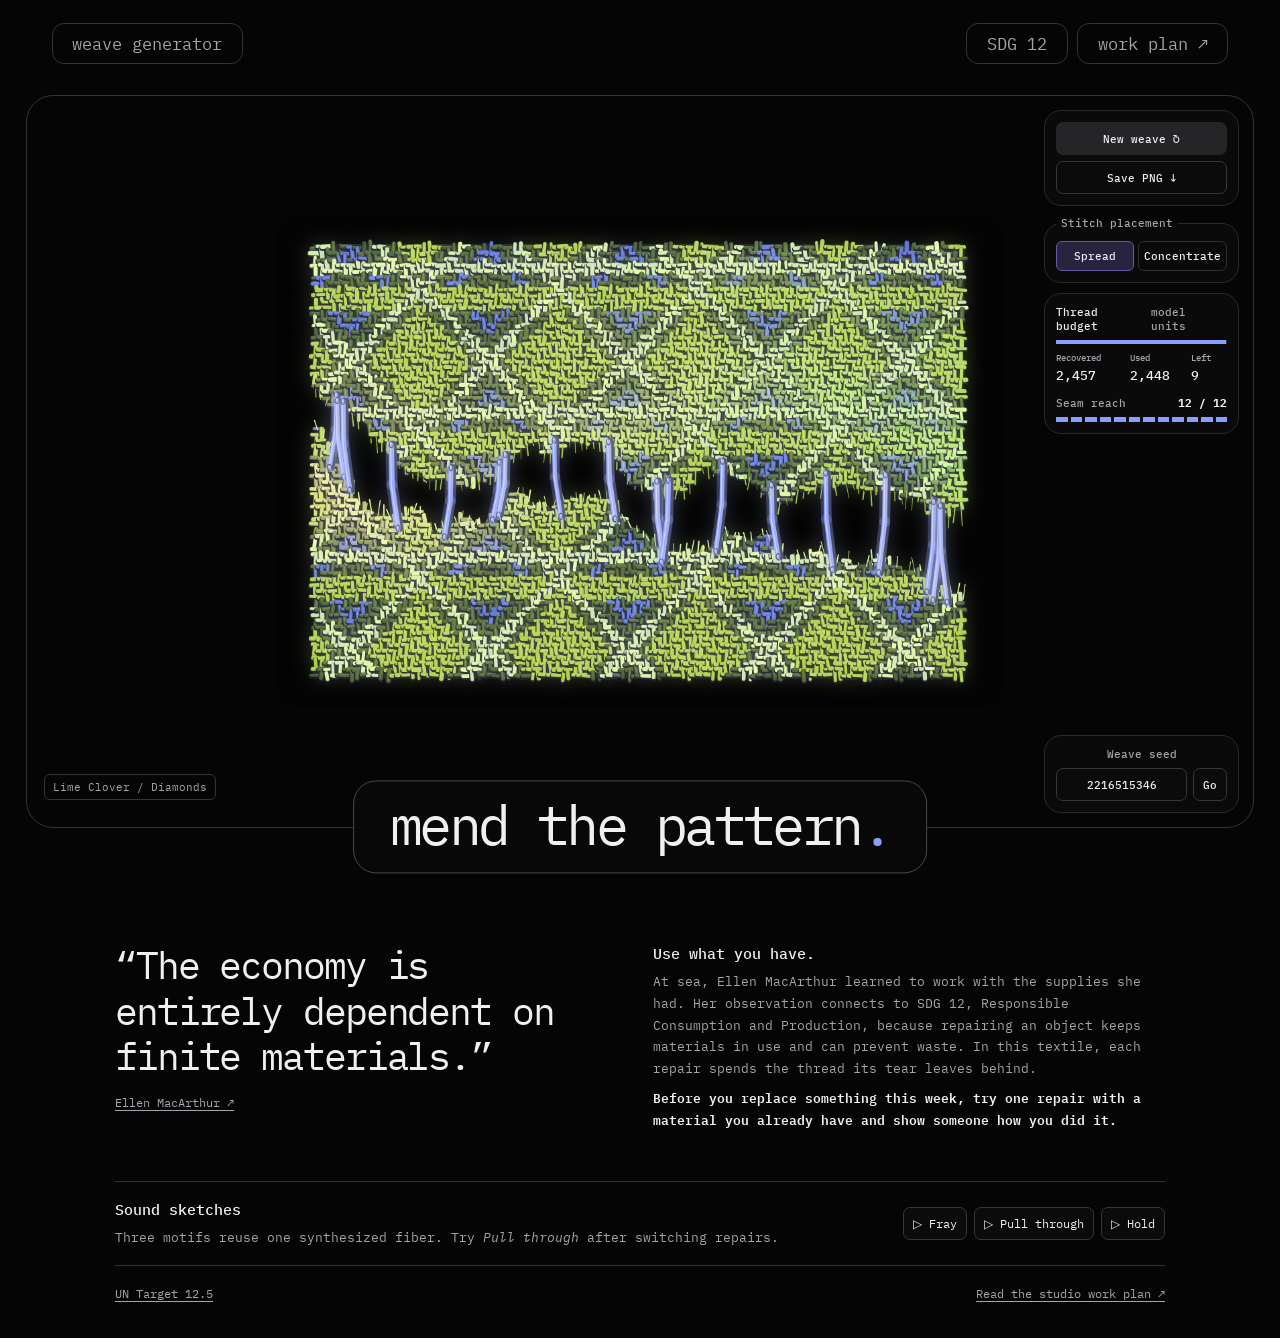
<file: index.html>
<!doctype html>
<html lang="en">
<head>
  <meta charset="utf-8">
  <meta name="viewport" content="width=device-width, initial-scale=1">
  <title>Mend the Pattern | SDG 12</title>
  <meta name="description" content="A generative textile with two ways to spend the thread a tear leaves behind.">
  <link rel="stylesheet" href="studio.css">
  <script defer src="p5.min.js"></script>
  <script defer src="cloth.js"></script>
  <script defer src="sound.js"></script>
  <script defer src="sketch.js"></script>
</head>
<body>
  <div class="page">
    <header class="masthead">
      <a class="badge" href="#artwork">weave generator</a>
      <nav aria-label="Project links">
        <a class="badge" href="https://sdgs.un.org/goals/goal12" aria-label="UN SDG 12, Responsible Consumption and Production">SDG 12</a>
        <a class="badge" href="plan.html">work plan ↗</a>
      </nav>
    </header>

    <main>
      <section class="gallery" aria-labelledby="title">
        <h1 id="title">mend the pattern<span>.</span></h1>
        <figure class="swatch">
          <div id="artwork">
            <p id="artwork-placeholder">The textile sketch needs JavaScript and the bundled p5.js library.</p>
          </div>
          <p id="artwork-description" class="sr-only" aria-live="polite"></p>
          <figcaption id="weave-style"></figcaption>
        </figure>

        <div class="repair-panel">
          <div class="actions">
            <button id="new-tear" type="button" disabled>New weave <span aria-hidden="true">↻</span></button>
            <button id="save-weave" type="button" disabled>Save PNG <span aria-hidden="true">↓</span></button>
          </div>
          <fieldset id="strategy" disabled>
            <legend>Stitch placement</legend>
            <div class="strategy-options">
              <input type="radio" name="repair" id="spread" value="spread" checked>
              <label for="spread">Spread</label>
              <input type="radio" name="repair" id="concentrate" value="concentrate">
              <label for="concentrate">Concentrate</label>
            </div>
          </fieldset>
          <div class="ledger">
            <h3 class="eyebrow">Thread budget <span>model units</span></h3>
            <div class="budget-bar" aria-hidden="true"><div id="used-bar"></div></div>
            <dl>
              <div><dt>Recovered</dt><dd id="recovered">–</dd></div>
              <div><dt>Used</dt><dd id="used">–</dd></div>
              <div><dt>Left</dt><dd id="remaining">–</dd></div>
            </dl>
            <div class="seam">
              <div><span>Seam reach</span><strong id="reach">–</strong></div>
              <div id="seam-map" aria-hidden="true"></div>
            </div>
          </div>
          <form id="seed-form">
            <label for="seed">Weave seed</label>
            <div>
              <input id="seed" name="seed" type="text" inputmode="numeric" pattern="[0-9]{1,10}" maxlength="10" required disabled>
              <button type="submit" id="apply-seed" disabled>Go</button>
            </div>
          </form>
        </div>
      </section>

      <section class="message" aria-labelledby="action-title">
        <div class="quote">
          <blockquote>“The economy is entirely dependent on finite materials.”</blockquote>
          <a href="https://www.ellenmacarthurfoundation.org/the-circular-economy-at-sea/part-1">Ellen MacArthur ↗</a>
        </div>
        <div>
          <h2 id="action-title">Use what you have.</h2>
          <p>At sea, Ellen MacArthur learned to work with the supplies she had. Her observation connects to SDG 12, Responsible Consumption and Production, because repairing an object keeps materials in use and can prevent waste. In this textile, each repair spends the thread its tear leaves behind. <strong>Before you replace something this week, try one repair with a material you already have and show someone how you did it.</strong></p>
        </div>
      </section>

      <section class="sound-strip" aria-labelledby="sound-title">
        <div>
          <h2 id="sound-title">Sound sketches</h2>
          <p>Three motifs reuse one synthesized fiber. Try <em>Pull through</em> after switching repairs.</p>
        </div>
        <div class="sound-buttons">
          <button type="button" data-sound="fray" disabled><span aria-hidden="true">▷</span> <span class="sound-name">Fray</span></button>
          <button type="button" data-sound="pull" disabled><span aria-hidden="true">▷</span> <span class="sound-name">Pull through</span></button>
          <button type="button" data-sound="hold" disabled><span aria-hidden="true">▷</span> <span class="sound-name">Hold</span></button>
          <span class="sr-only" id="sound-status" role="status"></span>
        </div>
      </section>
    </main>

    <footer>
      <a href="https://sdgs.un.org/goals/goal12">UN Target 12.5</a>
      <a href="plan.html">Read the studio work plan <span aria-hidden="true">↗</span></a>
    </footer>
  </div>
</body>
</html>
</file>
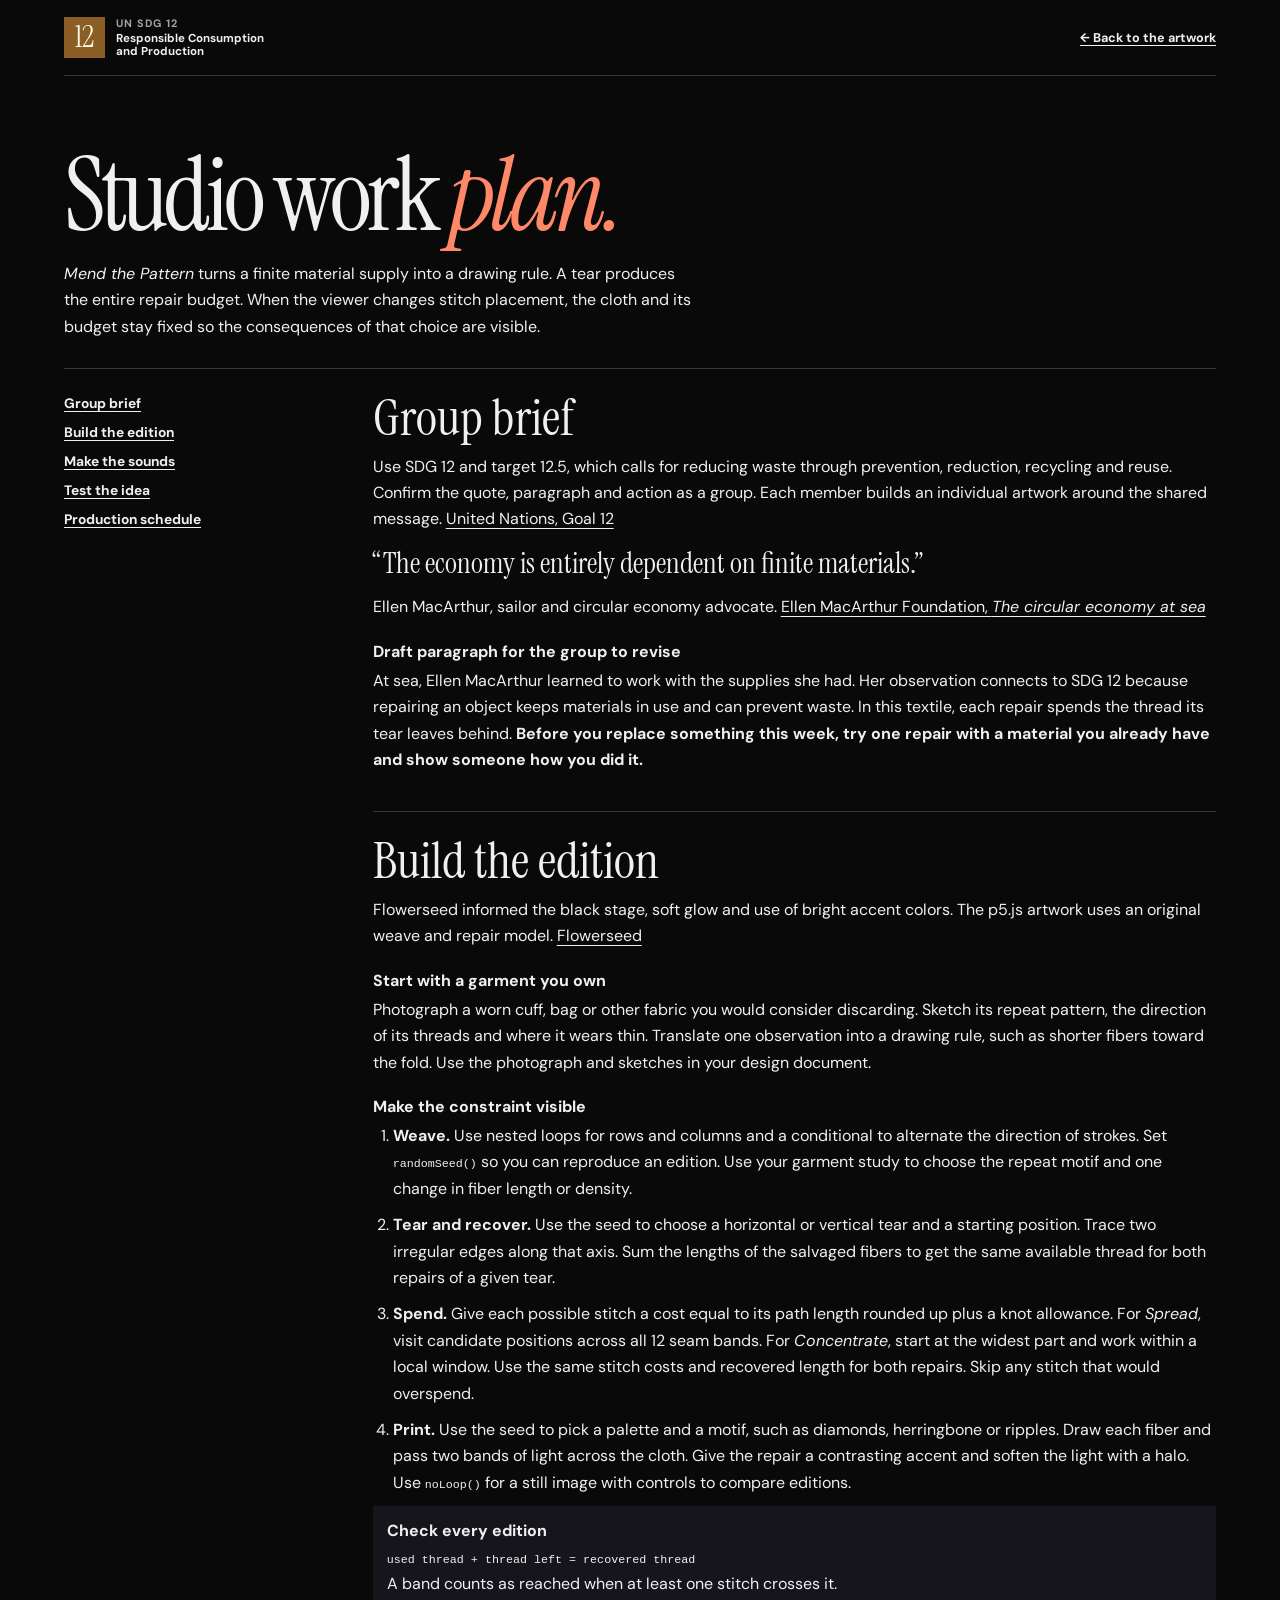
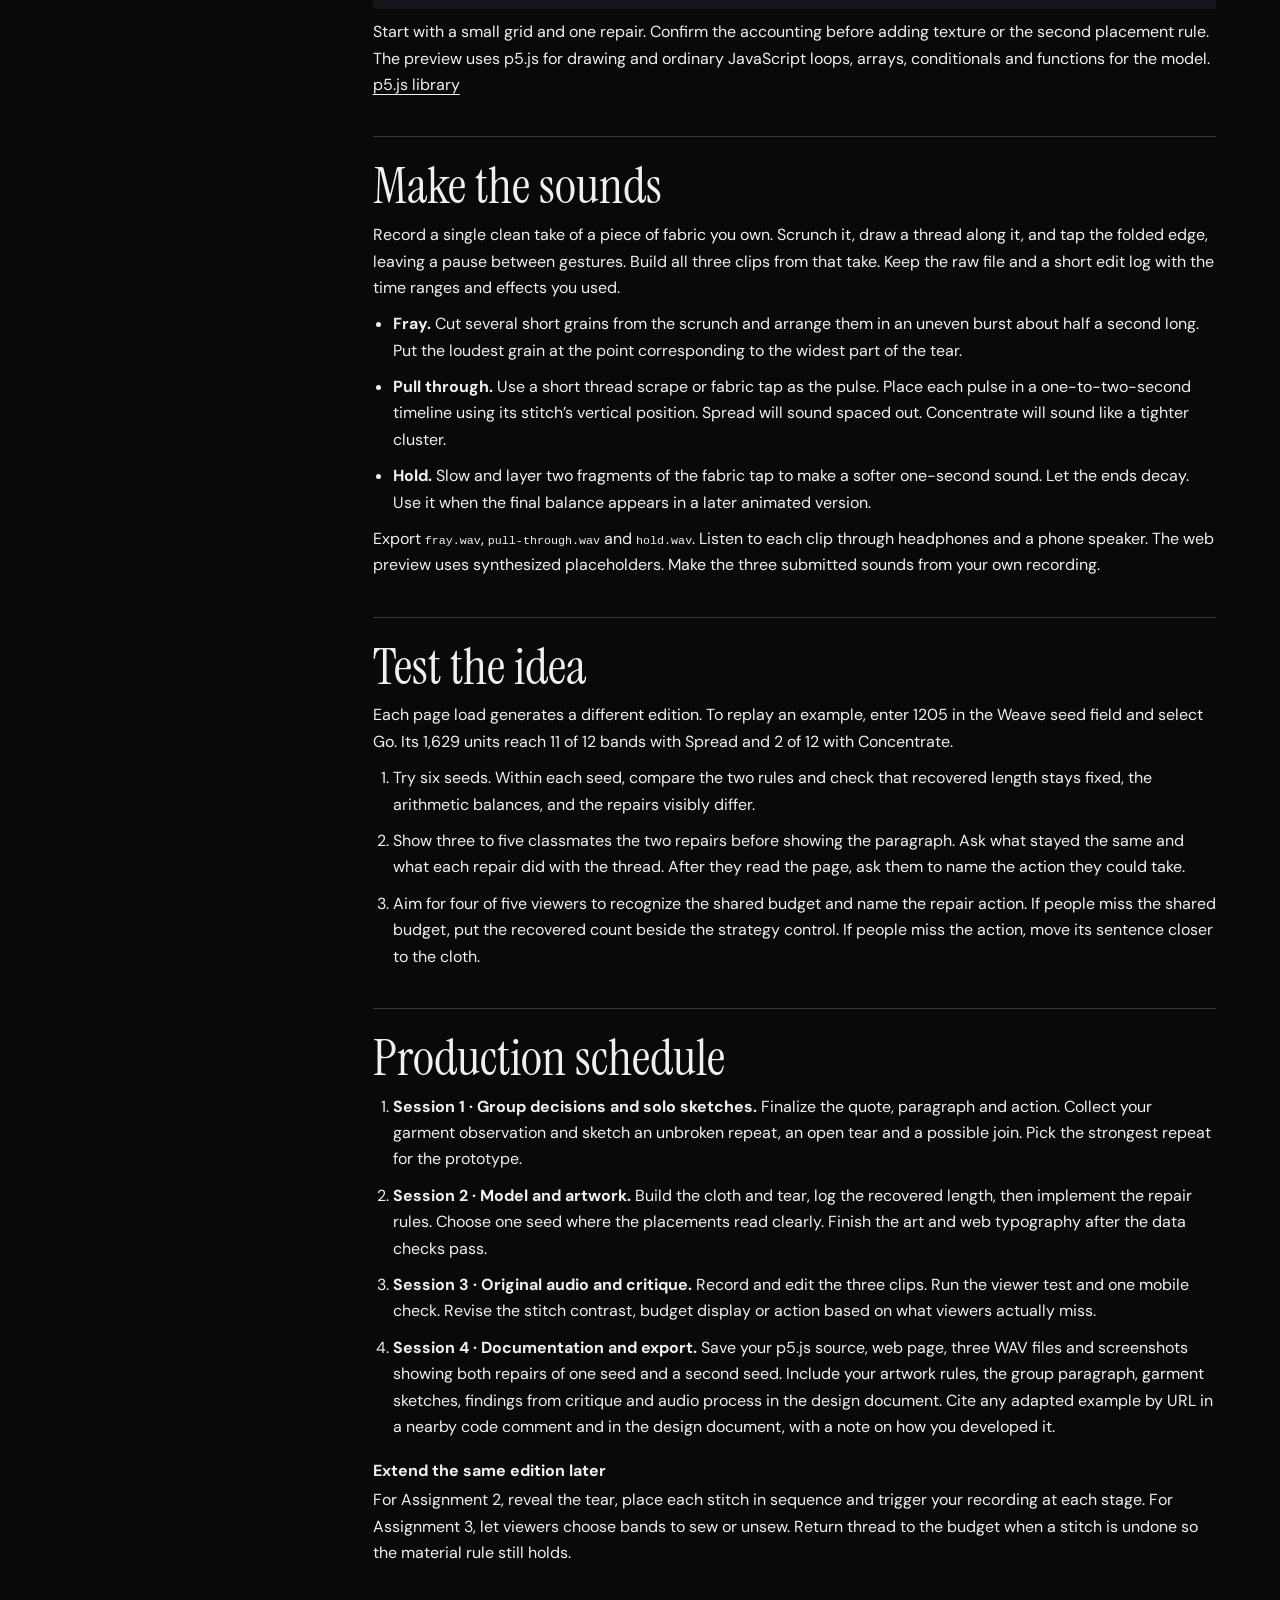
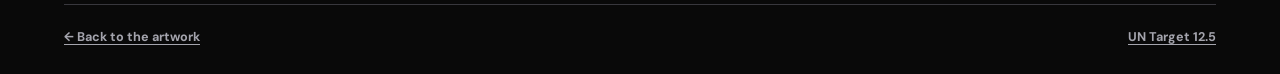
<file: plan.html>
<!doctype html>
<html lang="en">
<head>
  <meta charset="utf-8">
  <meta name="viewport" content="width=device-width, initial-scale=1">
  <title>Studio Work Plan | Mend the Pattern</title>
  <meta name="description" content="A production plan for the generative textile, finite thread model, and original audio.">
  <link rel="stylesheet" href="style.css">
</head>
<body>
  <div class="page">
    <header class="masthead">
      <a class="goal" href="https://sdgs.un.org/goals/goal12">
        <span class="goal-number" aria-hidden="true">12</span>
        <span><span class="eyebrow">UN SDG 12</span>Responsible Consumption<br>and Production</span>
      </a>
      <a class="text-link" href="index.html"><span aria-hidden="true">←</span> Back to the artwork</a>
    </header>
    <main>
      <div class="plan-intro">
        <h1>Studio work <em>plan.</em></h1>
        <p><em>Mend the Pattern</em> turns a finite material supply into a drawing rule. A tear produces the entire repair budget. When the viewer changes stitch placement, the cloth and its budget stay fixed so the consequences of that choice are visible.</p>
      </div>
      <div class="plan-layout">
        <nav class="plan-nav" aria-label="In this work plan">
          <a href="#brief">Group brief</a>
          <a href="#build">Build the edition</a>
          <a href="#sounds">Make the sounds</a>
          <a href="#test">Test the idea</a>
          <a href="#schedule">Production schedule</a>
        </nav>
        <article class="plan-body">
          <section id="brief">
            <h2>Group brief</h2>
            <p>Use SDG 12 and target 12.5, which calls for reducing waste through prevention, reduction, recycling and reuse. Confirm the quote, paragraph and action as a group. Each member builds an individual artwork around the shared message. <a href="https://sdgs.un.org/goals/goal12">United Nations, Goal 12</a></p>
            <blockquote>“The economy is entirely dependent on finite materials.”</blockquote>
            <p>Ellen MacArthur, sailor and circular economy advocate. <a href="https://www.ellenmacarthurfoundation.org/the-circular-economy-at-sea/part-1">Ellen MacArthur Foundation, <em>The circular economy at sea</em></a></p>
            <h3>Draft paragraph for the group to revise</h3>
            <p>At sea, Ellen MacArthur learned to work with the supplies she had. Her observation connects to SDG 12 because repairing an object keeps materials in use and can prevent waste. In this textile, each repair spends the thread its tear leaves behind. <strong>Before you replace something this week, try one repair with a material you already have and show someone how you did it.</strong></p>
          </section>

          <section id="build">
            <h2>Build the edition</h2>
            <p>Flowerseed informed the black stage, soft glow and use of bright accent colors. The p5.js artwork uses an original weave and repair model. <a href="https://flowerseed.io/">Flowerseed</a></p>
            <h3>Start with a garment you own</h3>
            <p>Photograph a worn cuff, bag or other fabric you would consider discarding. Sketch its repeat pattern, the direction of its threads and where it wears thin. Translate one observation into a drawing rule, such as shorter fibers toward the fold. Use the photograph and sketches in your design document.</p>
            <h3>Make the constraint visible</h3>
            <ol>
              <li><strong>Weave.</strong> Use nested loops for rows and columns and a conditional to alternate the direction of strokes. Set <code>randomSeed()</code> so you can reproduce an edition. Use your garment study to choose the repeat motif and one change in fiber length or density.</li>
              <li><strong>Tear and recover.</strong> Use the seed to choose a horizontal or vertical tear and a starting position. Trace two irregular edges along that axis. Sum the lengths of the salvaged fibers to get the same available thread for both repairs of a given tear.</li>
              <li><strong>Spend.</strong> Give each possible stitch a cost equal to its path length rounded up plus a knot allowance. For <em>Spread</em>, visit candidate positions across all 12 seam bands. For <em>Concentrate</em>, start at the widest part and work within a local window. Use the same stitch costs and recovered length for both repairs. Skip any stitch that would overspend.</li>
              <li><strong>Print.</strong> Use the seed to pick a palette and a motif, such as diamonds, herringbone or ripples. Draw each fiber and pass two bands of light across the cloth. Give the repair a contrasting accent and soften the light with a halo. Use <code>noLoop()</code> for a still image with controls to compare editions.</li>
            </ol>
            <p class="model-rule"><strong>Check every edition</strong><br><code>used thread + thread left = recovered thread</code><br>A band counts as reached when at least one stitch crosses it.</p>
            <p>Start with a small grid and one repair. Confirm the accounting before adding texture or the second placement rule. The preview uses p5.js for drawing and ordinary JavaScript loops, arrays, conditionals and functions for the model. <a href="https://p5js.org/">p5.js library</a></p>
          </section>

          <section id="sounds">
            <h2>Make the sounds</h2>
            <p>Record a single clean take of a piece of fabric you own. Scrunch it, draw a thread along it, and tap the folded edge, leaving a pause between gestures. Build all three clips from that take. Keep the raw file and a short edit log with the time ranges and effects you used.</p>
            <ul>
              <li><strong>Fray.</strong> Cut several short grains from the scrunch and arrange them in an uneven burst about half a second long. Put the loudest grain at the point corresponding to the widest part of the tear.</li>
              <li><strong>Pull through.</strong> Use a short thread scrape or fabric tap as the pulse. Place each pulse in a one-to-two-second timeline using its stitch’s vertical position. Spread will sound spaced out. Concentrate will sound like a tighter cluster.</li>
              <li><strong>Hold.</strong> Slow and layer two fragments of the fabric tap to make a softer one-second sound. Let the ends decay. Use it when the final balance appears in a later animated version.</li>
            </ul>
            <p>Export <code>fray.wav</code>, <code>pull-through.wav</code> and <code>hold.wav</code>. Listen to each clip through headphones and a phone speaker. The web preview uses synthesized placeholders. Make the three submitted sounds from your own recording.</p>
          </section>

          <section id="test">
            <h2>Test the idea</h2>
            <p>Each page load generates a different edition. To replay an example, enter 1205 in the Weave seed field and select Go. Its 1,629 units reach 11 of 12 bands with Spread and 2 of 12 with Concentrate.</p>
            <ol>
              <li>Try six seeds. Within each seed, compare the two rules and check that recovered length stays fixed, the arithmetic balances, and the repairs visibly differ.</li>
              <li>Show three to five classmates the two repairs before showing the paragraph. Ask what stayed the same and what each repair did with the thread. After they read the page, ask them to name the action they could take.</li>
              <li>Aim for four of five viewers to recognize the shared budget and name the repair action. If people miss the shared budget, put the recovered count beside the strategy control. If people miss the action, move its sentence closer to the cloth.</li>
            </ol>
          </section>

          <section id="schedule">
            <h2>Production schedule</h2>
            <ol>
              <li><strong>Session 1 · Group decisions and solo sketches.</strong> Finalize the quote, paragraph and action. Collect your garment observation and sketch an unbroken repeat, an open tear and a possible join. Pick the strongest repeat for the prototype.</li>
              <li><strong>Session 2 · Model and artwork.</strong> Build the cloth and tear, log the recovered length, then implement the repair rules. Choose one seed where the placements read clearly. Finish the art and web typography after the data checks pass.</li>
              <li><strong>Session 3 · Original audio and critique.</strong> Record and edit the three clips. Run the viewer test and one mobile check. Revise the stitch contrast, budget display or action based on what viewers actually miss.</li>
              <li><strong>Session 4 · Documentation and export.</strong> Save your p5.js source, web page, three WAV files and screenshots showing both repairs of one seed and a second seed. Include your artwork rules, the group paragraph, garment sketches, findings from critique and audio process in the design document. Cite any adapted example by URL in a nearby code comment and in the design document, with a note on how you developed it.</li>
            </ol>
            <h3>Extend the same edition later</h3>
            <p>For Assignment 2, reveal the tear, place each stitch in sequence and trigger your recording at each stage. For Assignment 3, let viewers choose bands to sew or unsew. Return thread to the budget when a stitch is undone so the material rule still holds.</p>
          </section>
        </article>
      </div>
    </main>
    <footer>
      <a href="index.html"><span aria-hidden="true">←</span> Back to the artwork</a>
      <a href="https://sdgs.un.org/goals/goal12">UN Target 12.5</a>
    </footer>
  </div>
</body>
</html>
</file>
<file: studio.css>
@import url('https://fonts.googleapis.com/css2?family=IBM+Plex+Mono:wght@400;500;600&display=swap');

:root {
  color-scheme: dark;
  --black: #050505;
  --text: #f0f0f2;
  --muted: #a4a4ad;
  --line: #333338;
  --glow: #ff8868;
  background: var(--black);
  color: var(--text);
  font-family: "IBM Plex Mono", Consolas, monospace;
}
* { box-sizing: border-box; }
body { margin: 0; }
a { color: inherit; text-underline-offset: .27em; }
button, input { font: inherit; }
:focus-visible { outline: 2px solid #8e9eff; outline-offset: 3px; }
[hidden] { display: none !important; }
.sr-only {
  position: absolute; width: 1px; height: 1px; margin: -1px; overflow: hidden;
  clip-path: inset(50%); white-space: nowrap;
}
.page { width: min(1510px, calc(100% - 52px)); margin: auto; }
.masthead {
  min-height: 86px; display: flex; align-items: center; justify-content: space-between;
  gap: 10px; padding-inline: clamp(0px, 2vw, 32px);
}
.masthead nav { display: flex; flex-wrap: wrap; justify-content: flex-end; gap: 9px; }
.badge {
  display: inline-block; padding: 8px clamp(10px, 1.55vw, 23px);
  border: 1px solid var(--line); border-radius: 12px;
  text-decoration: none; color: var(--muted); font-size: clamp(.75rem, 1.35vw, 1.07rem);
  white-space: nowrap;
}
.badge:hover { color: var(--text); border-color: #6d6d76; }
.gallery {
  position: relative;
  height: clamp(540px, calc(100svh - 167px), 780px);
  border: 1px solid var(--line);
  border-radius: 27px;
  margin: 9px 0 0;
}
.gallery h1 {
  position: absolute; z-index: 2; left: 50%; bottom: 0; transform: translate(-50%, 50%);
  margin: 0; border: 1px solid #48484f; border-radius: 23px;
  background: #090909f5; padding: .29em .65em .36em;
  font-size: clamp(1.65rem, 4.3vw, 4.45rem); font-weight: 400; line-height: 1; letter-spacing: -.065em;
  white-space: nowrap;
}
.gallery h1 span { color: var(--weave-accent, var(--glow)); }
.swatch { margin: 0; position: absolute; inset: 0; display: grid; place-items: center; }
#weave-style {
  position: absolute; left: 17px; bottom: 27px; border: 1px solid var(--line); border-radius: 6px;
  background: var(--black); padding: 5px 8px; color: var(--muted); font-size: .68rem; line-height: 1.3;
}
#weave-style:empty { display: none; }
#artwork { width: min(59%, 810px); max-height: 91%; display: grid; place-items: center; }
#artwork canvas { display: block; width: 100% !important; height: auto !important; }
#artwork-placeholder { max-width: 32ch; color: var(--muted); text-align: center; font-size: .8rem; }
.repair-panel {
  display: flex; flex-direction: column; gap: 10px; width: 195px;
  position: absolute; top: 14px; right: 14px; bottom: 14px;
  font-size: .7rem; font-weight: 500;
}
.actions, #strategy, .ledger, #seed-form {
  background: #0b0b0bed; border: 1px solid #29292e; border-radius: 17px; padding: 11px;
}
.actions { display: grid; gap: 6px; }
button, #seed {
  border: 1px solid #36363b; border-radius: 7px; background: #0b0b0b;
  color: var(--text); min-height: 33px; padding: 5px 9px;
}
button { cursor: pointer; }
button:hover:not(:disabled) { background: #252527; }
button:disabled { opacity: .55; cursor: default; }
#new-tear { background: #252527; border-color: #252527; }
#new-tear:hover:not(:disabled) { background: #343438; }
#strategy { margin: 0; min-width: 0; }
#strategy legend { padding: 0 5px; color: var(--muted); }
.strategy-options { position: relative; display: grid; grid-template-columns: 1fr auto; gap: 4px; }
.strategy-options input { position: absolute; width: 1px; height: 1px; opacity: 0; }
.strategy-options label {
  border: 1px solid #303036; border-radius: 6px; padding: 7px 5px; text-align: center; cursor: pointer;
}
.strategy-options input:checked + label { background: #28233e; border-color: #6659a5; color: #eee9ff; }
.strategy-options input:focus-visible + label { outline: 2px solid #8e9eff; outline-offset: 2px; }
.ledger .eyebrow, .seam > div:first-child {
  display: flex; justify-content: space-between; align-items: center; gap: 5px;
  margin: 0 0 7px; font-size: .68rem; font-weight: 500;
}
.ledger .eyebrow span, .seam > div:first-child, dt { color: var(--muted); }
.budget-bar { height: 4px; background: #33333a; }
#used-bar { width: 0; height: 100%; background: var(--weave-accent, var(--glow)); }
.ledger dl { display: grid; grid-template-columns: 1.25fr 1fr .65fr; gap: 5px; margin: 8px 0 12px; }
.ledger dt { font-size: .57rem; }
.ledger dd { margin: 2px 0 0; font-size: .83rem; }
.seam strong { color: var(--text); }
#seam-map { display: grid; grid-template-columns: repeat(12, 1fr); gap: 3px; }
#seam-map span { height: 5px; background: #35353d; }
#seam-map .reached { background: var(--weave-accent, #9e90ff); }
#seed-form { margin-top: auto; }
#seed-form label { display: block; color: var(--muted); text-align: center; margin-bottom: 7px; }
#seed-form div { display: grid; grid-template-columns: minmax(0, 1fr) auto; gap: 6px; }
#seed { width: 100%; text-align: center; }
.message, .sound-strip, footer { max-width: 1050px; margin-inline: auto; }
.message {
  display: grid; grid-template-columns: 1fr 1.14fr; gap: 23px clamp(28px, 7vw, 90px);
  padding-block: clamp(74px, 9vw, 140px) 40px;
}
blockquote { margin: 0 0 12px; font-size: clamp(1.3rem, 3vw, 2.4rem); line-height: 1.18; letter-spacing: -.055em; }
.quote a, footer { color: var(--muted); font-size: .73rem; }
.message h2, .sound-strip h2 { font-weight: 500; margin: 0 0 8px; font-size: .95rem; }
.message p, .sound-strip p { color: var(--muted); margin: 0 0 9px; font-size: .82rem; line-height: 1.65; }
.message strong { display: block; margin-top: 9px; color: var(--text); font-weight: 600; }
.sound-strip {
  display: flex; flex-wrap: wrap; justify-content: space-between; gap: 14px 20px;
  padding: 17px 0; border-block: 1px solid var(--line);
}
.sound-strip p { margin: 0; }
.sound-buttons { display: flex; align-items: center; flex-wrap: wrap; gap: 7px; font-size: .72rem; }
footer { display: flex; justify-content: space-between; flex-wrap: wrap; gap: 12px; padding: 20px 0 37px; }
@media (min-width: 731px) and (max-width: 1050px) {
  .swatch { right: 143px; }
  #artwork { width: 78%; }
}
@media (max-width: 730px) {
  .page { width: calc(100% - 26px); }
  .masthead { min-height: 61px; }
  .masthead nav { gap: 5px; }
  .badge { padding: 6px 7px; border-radius: 8px; font-size: .68rem; }
  .gallery { height: auto; margin-top: 5px; padding-bottom: 33px; border-radius: 20px; }
  .swatch { position: static; padding: 8px 1px 0; min-height: 185px; }
  #weave-style { position: static; margin: 0 8px 9px; text-align: center; }
  #artwork { width: 98%; max-height: none; }
  .repair-panel {
    position: static; margin: 0 10px 8px; width: auto;
    display: grid; grid-template-columns: 1fr 1fr; align-items: stretch; gap: 7px;
  }
  .actions, #strategy, .ledger, #seed-form { padding: 8px; border-radius: 12px; min-width: 0; }
  #seed-form { margin-top: 0; display: grid; align-content: center; }
  .strategy-options { grid-template-columns: 1fr; }
  .gallery h1 { border-radius: 13px; }
  .message { grid-template-columns: 1fr; }
}
</file>
<file: style.css>
@import url('https://fonts.googleapis.com/css2?family=DM+Sans:wght@400;500;600;700&family=Instrument+Serif:ital@0;1&display=swap');

:root {
  color-scheme: dark;
  --paper: #090909;
  --panel: #16151b;
  --ink: #f0f0f2;
  --muted: #a4a4ad;
  --rule: #38373d;
  --accent: #ff8868;
  --display: "Instrument Serif", Georgia, serif;
  color: var(--ink);
  background: var(--paper);
  font-family: "DM Sans", system-ui, sans-serif;
}

* { box-sizing: border-box; }
body { margin: 0; }
a { color: inherit; text-underline-offset: .24em; }
a:hover { color: var(--accent); }
button { color: inherit; font: inherit; cursor: pointer; }
button:disabled { cursor: default; opacity: .6; }
:focus-visible { outline: 2px solid var(--accent); outline-offset: 4px; }
[hidden] { display: none !important; }
.page { width: min(1320px, 90%); margin: 0 auto; }
.sr-only {
  position: absolute;
  width: 1px;
  height: 1px;
  padding: 0;
  margin: -1px;
  overflow: hidden;
  clip-path: inset(50%);
  white-space: nowrap;
  border: 0;
}

.masthead {
  min-height: 76px;
  display: flex;
  justify-content: space-between;
  align-items: center;
  gap: 12px;
  border-bottom: 1px solid var(--rule);
}
.goal {
  display: inline-flex;
  align-items: center;
  gap: 11px;
  font-size: .72rem;
  font-weight: 700;
  line-height: 1.14;
  text-decoration: none;
}
.goal-number {
  display: grid;
  place-items: center;
  width: 41px;
  height: 41px;
  background: #8a5e25;
  color: #fff8e5;
  font: 1.85rem/1 var(--display);
}
.eyebrow {
  font-size: .67rem;
  font-weight: 700;
  text-transform: uppercase;
  letter-spacing: .09em;
}
.goal .eyebrow { display: block; margin-bottom: 3px; color: var(--muted); }
.text-link, footer { font-size: .79rem; font-weight: 700; }

.intro {
  display: grid;
  grid-template-columns: minmax(0, 2.35fr) minmax(255px, 1fr);
  align-items: end;
  gap: clamp(20px, 3.1vw, 48px);
  padding: clamp(33px, 5.2vw, 76px) 0 clamp(22px, 3vw, 43px);
}
h1, h2, blockquote {
  font-family: var(--display);
  font-weight: 400;
}
h1 {
  margin: 0;
  font-size: clamp(4rem, 9.05vw, 9.45rem);
  line-height: .84;
  letter-spacing: -.044em;
}
h1 em, h2 em { color: var(--accent); }
.quote {
  border-left: 1px solid var(--rule);
  padding-left: clamp(16px, 2.2vw, 32px);
}
blockquote {
  margin: 0 0 9px;
  font-size: clamp(1.55rem, 2.65vw, 2.6rem);
  line-height: 1.03;
}

.gallery {
  display: grid;
  grid-template-columns: minmax(0, 2.35fr) minmax(255px, 1fr);
  align-items: start;
  gap: clamp(20px, 3.1vw, 48px);
}
.swatch { margin: 0; min-width: 0; }
#artwork {
  display: grid;
  place-items: center;
  aspect-ratio: 1080 / 730;
  background: #1d2426;
  color: #eee4d0;
}
#artwork-placeholder { margin: 20px; text-align: center; }
canvas { display: block; width: 100% !important; height: auto !important; }
figcaption {
  display: flex;
  flex-wrap: wrap;
  justify-content: space-between;
  align-items: center;
  gap: 8px 12px;
  padding: 11px 0;
  border-bottom: 1px solid var(--rule);
  font-size: .75rem;
  letter-spacing: .04em;
}
.seed { font-variant-numeric: tabular-nums; color: var(--accent); font-weight: 700; }
figcaption button, .sound-buttons button {
  padding: 8px 13px;
  border: 1px solid #9b9283;
  background: transparent;
  font-size: .77rem;
  font-weight: 700;
}
figcaption button:hover:not(:disabled), .sound-buttons button:hover:not(:disabled) {
  border-color: var(--ink);
  background: var(--ink);
  color: var(--paper);
}
button span { margin-left: 3px; }

.repair-panel {
  background: var(--panel);
  border: 1px solid var(--rule);
  padding: clamp(18px, 2.7vw, 36px);
}
.repair-panel h2 {
  margin: 0;
  font-size: clamp(2.3rem, 4.25vw, 4.45rem);
  letter-spacing: -.033em;
  line-height: .91;
}
.repair-panel p {
  margin: 14px 0 22px;
  font-size: .88rem;
  line-height: 1.6;
  color: var(--muted);
}
fieldset { min-width: 0; border: 0; padding: 0; margin: 0 0 26px; }
.strategy-options {
  display: grid;
  grid-template-columns: 1fr 1fr;
  border: 1px solid #8c8477;
  position: relative;
}
.strategy-options input { position: absolute; margin: 0; width: 1px; height: 1px; opacity: 0; }
.strategy-options label {
  text-align: center;
  padding: 10px 6px;
  cursor: pointer;
  font-size: .78rem;
  font-weight: 700;
}
.strategy-options input:checked + label {
  background: var(--ink);
  color: var(--paper);
}
.strategy-options input:focus-visible + label { outline: 2px solid var(--accent); outline-offset: 3px; z-index: 1; }
.ledger h3 { display: flex; justify-content: space-between; margin: 0 0 9px; }
.ledger h3 span { color: var(--muted); }
.budget-bar { height: 6px; background: #cfc2ae; }
#used-bar { height: 100%; width: 0; background: var(--accent); }
.ledger dl { display: grid; grid-template-columns: 1.15fr 1fr .8fr; margin: 10px 0 23px; }
.ledger dl > div + div { border-left: 1px solid var(--rule); padding-left: 11px; }
.ledger dt { color: var(--muted); font-size: .7rem; }
.ledger dd {
  margin: 1px 0 0;
  font-family: var(--display);
  font-size: clamp(1.45rem, 2.3vw, 2rem);
  font-variant-numeric: lining-nums tabular-nums;
}
.seam > div:first-child {
  display: flex;
  justify-content: space-between;
  gap: 5px;
  font-size: .72rem;
  color: var(--muted);
}
.seam strong { color: var(--ink); }
#seam-map { display: grid; grid-template-columns: repeat(12, 1fr); gap: 3px; margin-top: 7px; }
#seam-map span { height: 8px; background: #cfc2ae; }
#seam-map .reached { background: var(--accent); }

.message {
  display: grid;
  grid-template-columns: minmax(160px, .8fr) minmax(0, 1.2fr);
  align-items: start;
  gap: 24px clamp(20px, 5vw, 80px);
  margin-top: clamp(35px, 6vw, 90px);
  padding: clamp(24px, 3.7vw, 54px) 0;
  border-top: 1px solid var(--rule);
}
.message h2 {
  margin: 0;
  font-size: clamp(3rem, 6.4vw, 6.7rem);
  letter-spacing: -.035em;
  line-height: .86;
}
.message p {
  max-width: 56ch;
  margin: 0;
  color: var(--muted);
  line-height: 1.7;
}
.message strong { display: block; margin-top: 13px; color: var(--ink); }
.sound-strip {
  display: flex;
  justify-content: space-between;
  align-items: center;
  flex-wrap: wrap;
  gap: 18px 28px;
  padding: 20px 22px;
  background: var(--panel);
  border-block: 1px solid var(--rule);
}
.sound-strip h2 { margin: 0 0 5px; font-size: 2rem; }
.sound-strip p { margin: 0; color: var(--muted); font-size: .84rem; }
.sound-buttons { display: flex; flex-wrap: wrap; gap: 7px; }
.sound-buttons button span { margin: 0; }
.sound-buttons button [aria-hidden] { margin-right: 3px; }
footer {
  display: flex;
  justify-content: space-between;
  flex-wrap: wrap;
  gap: 10px 24px;
  padding: 23px 0 29px;
  color: var(--muted);
}

.plan-intro { padding: clamp(35px, 6vw, 88px) 0 28px; }
.plan-intro h1 { font-size: clamp(3.75rem, 8vw, 8.3rem); }
.plan-intro p { max-width: 58ch; margin: 22px 0 0; line-height: 1.65; }
.plan-layout {
  display: grid;
  grid-template-columns: minmax(155px, .55fr) minmax(0, 2fr);
  gap: 0 clamp(22px, 6vw, 85px);
  border-block: 1px solid var(--rule);
}
.plan-nav { align-self: start; position: sticky; top: 0; padding: 25px 0; }
.plan-nav a { display: block; margin-bottom: 11px; font-size: .86rem; font-weight: 700; }
.plan-body { max-width: 77ch; }
.plan-body section { padding: 24px 0 28px; }
.plan-body section + section { border-top: 1px solid var(--rule); }
.plan-body h2 { margin: 0 0 11px; font-size: clamp(2.2rem, 4vw, 3.65rem); line-height: .97; }
.plan-body h3 { margin: 20px 0 6px; font-size: 1rem; }
.plan-body p, .plan-body li { margin: 0 0 10px; line-height: 1.65; }
.plan-body ul, .plan-body ol { margin: 0; padding-left: 1.25em; }
.plan-body code { overflow-wrap: anywhere; font-size: .9em; }
.plan-body blockquote { font-size: 1.8rem; margin-block: 16px; }
.plan-body .model-rule { padding: 12px 14px; background: var(--panel); }

@media (max-width: 910px) {
  .intro { align-items: center; }
  h1 em { display: block; }
  .plan-intro h1 em { display: inline; }
}

@media (max-width: 690px) {
  .intro, .gallery, .message, .plan-layout { grid-template-columns: 1fr; }
  h1 { font-size: clamp(4rem, 13vw, 6.2rem); }
  h1 em { display: inline; }
  .quote { max-width: 350px; }
  .masthead { min-height: 68px; }
  .masthead .text-link { text-align: right; }
  .message h2 br { display: none; }
  .plan-nav { position: static; display: flex; flex-wrap: wrap; gap: 8px 18px; border-bottom: 1px solid var(--rule); }
  .plan-nav a { margin: 0; }
}

@media print {
  :root { color-scheme: light; --paper: #fff; --panel: #eee; --ink: #222; --muted: #444; --rule: #aaa; --accent: #843823; }
  .masthead, .plan-nav, footer { display: none; }
  .page { width: 100%; }
  .plan-intro { padding-top: 15px; }
  .plan-layout { display: block; }
  .plan-body { max-width: none; }
  .plan-body h2 { break-after: avoid; }
}
</file>
